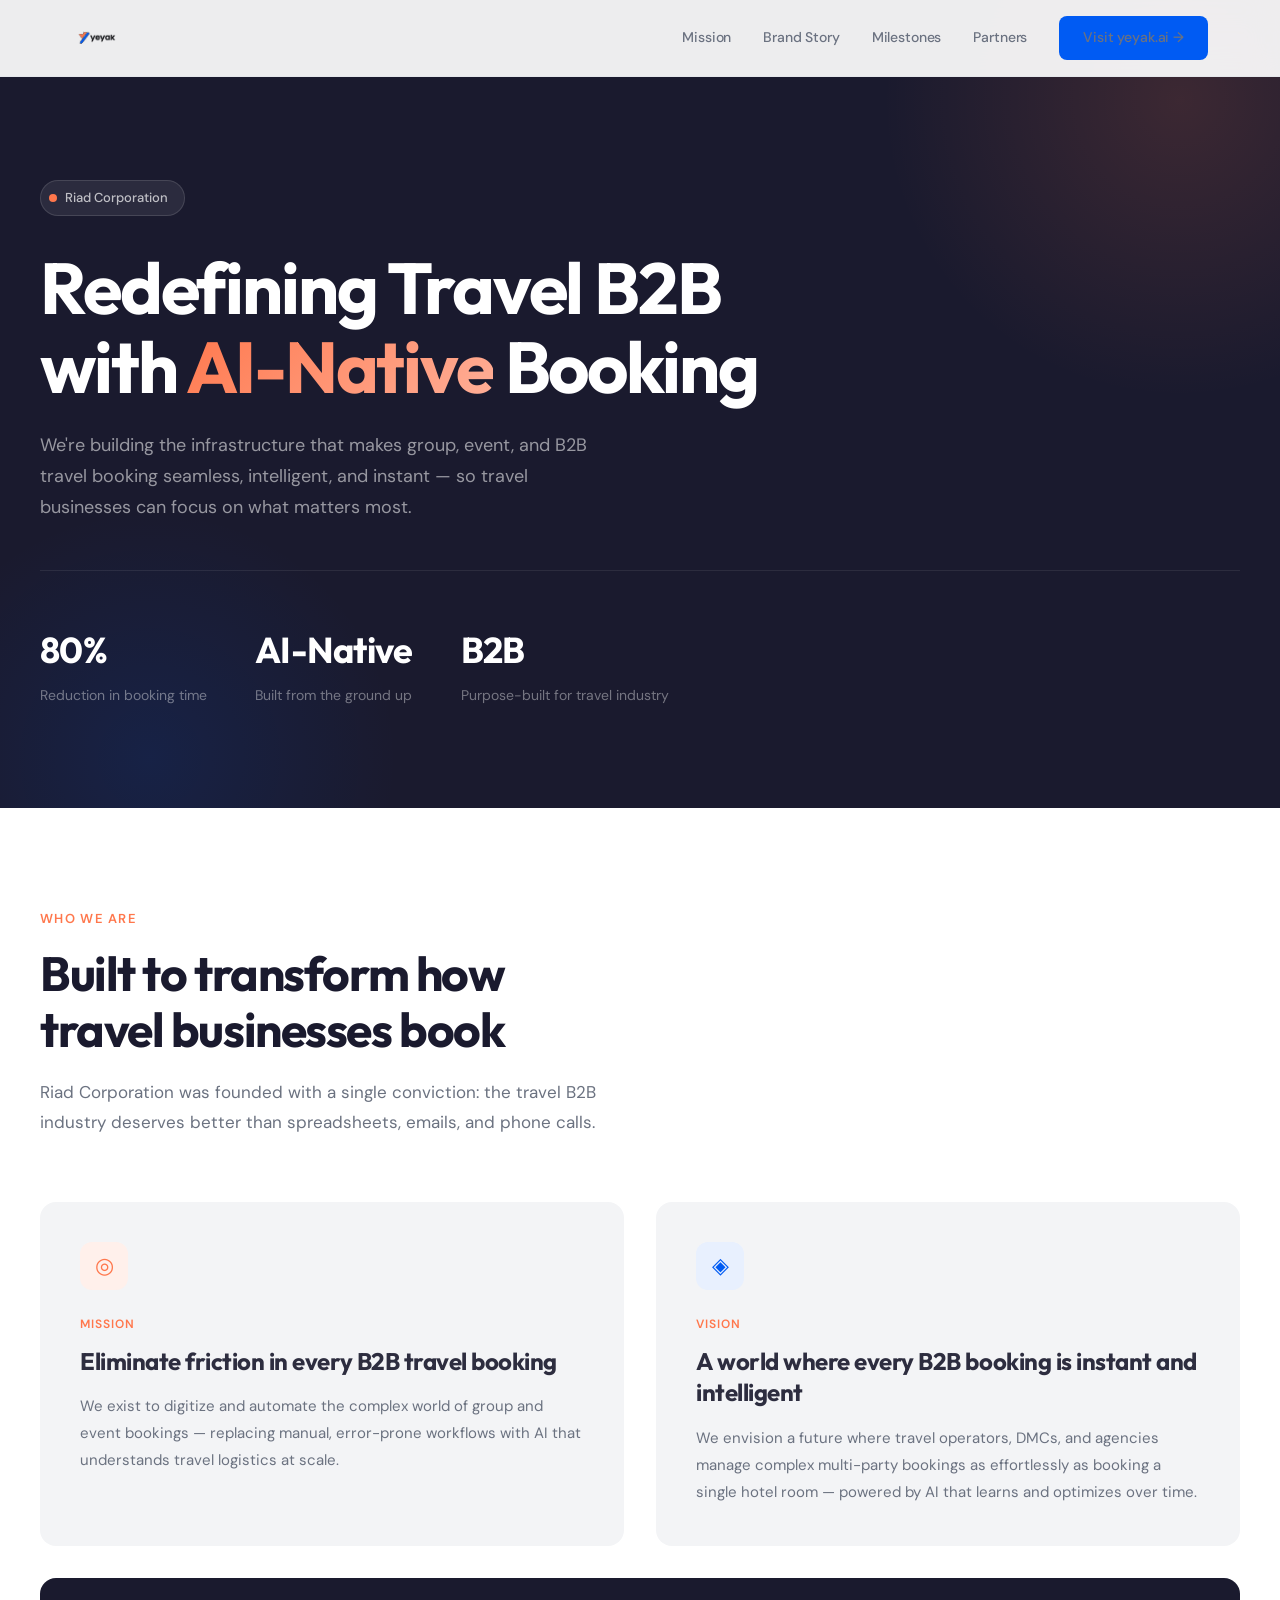
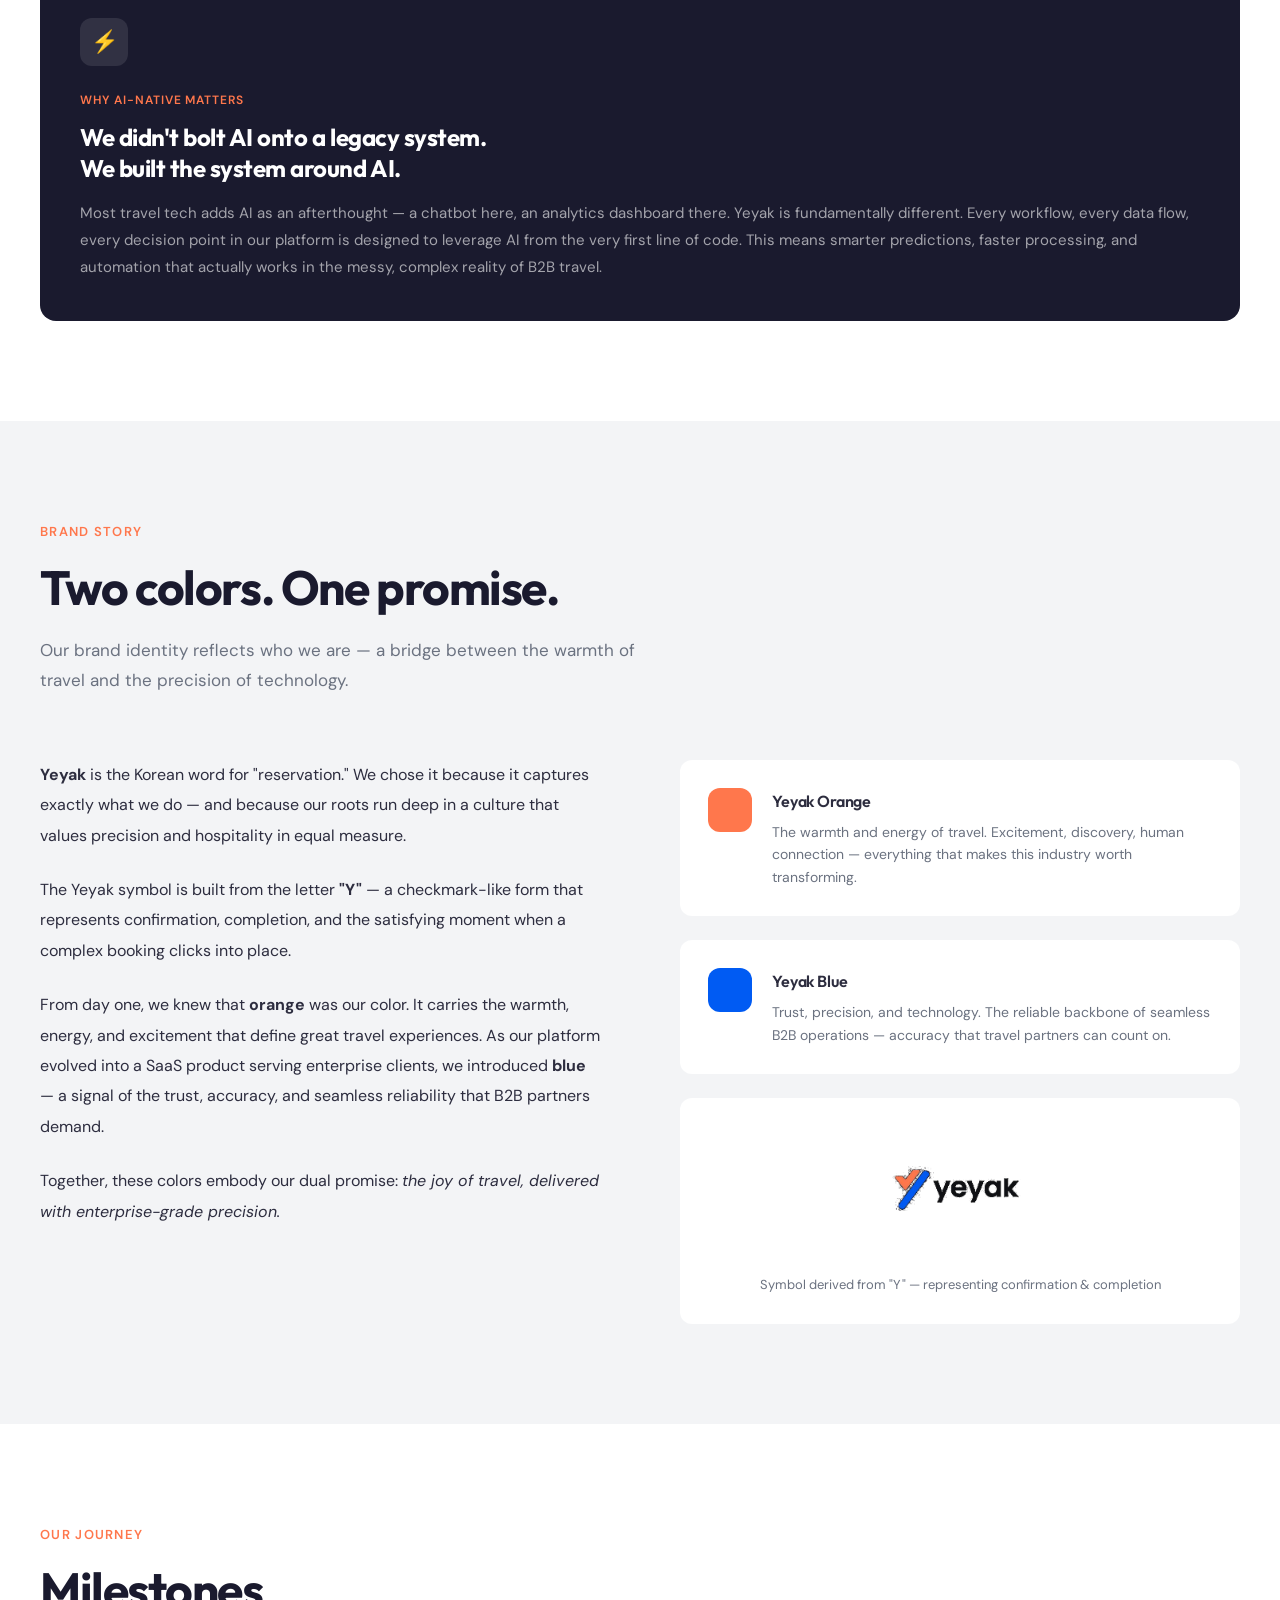
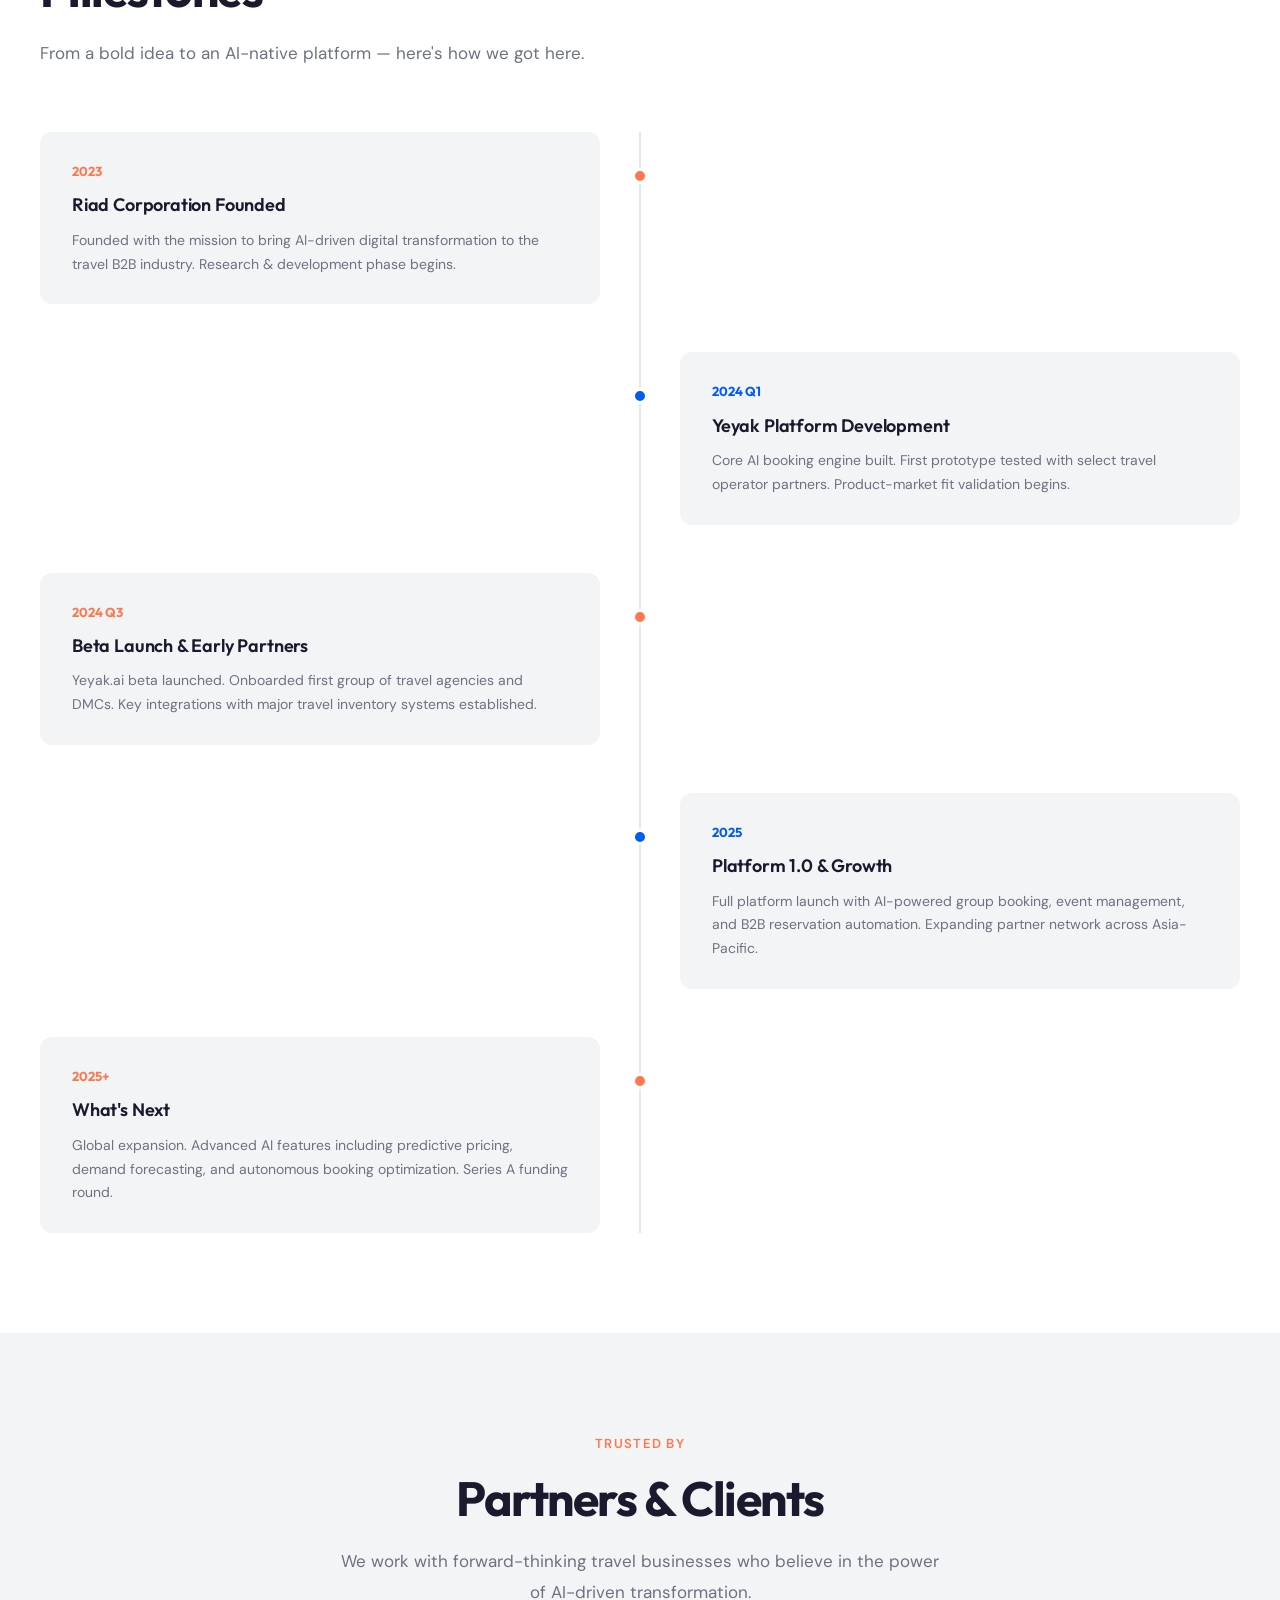
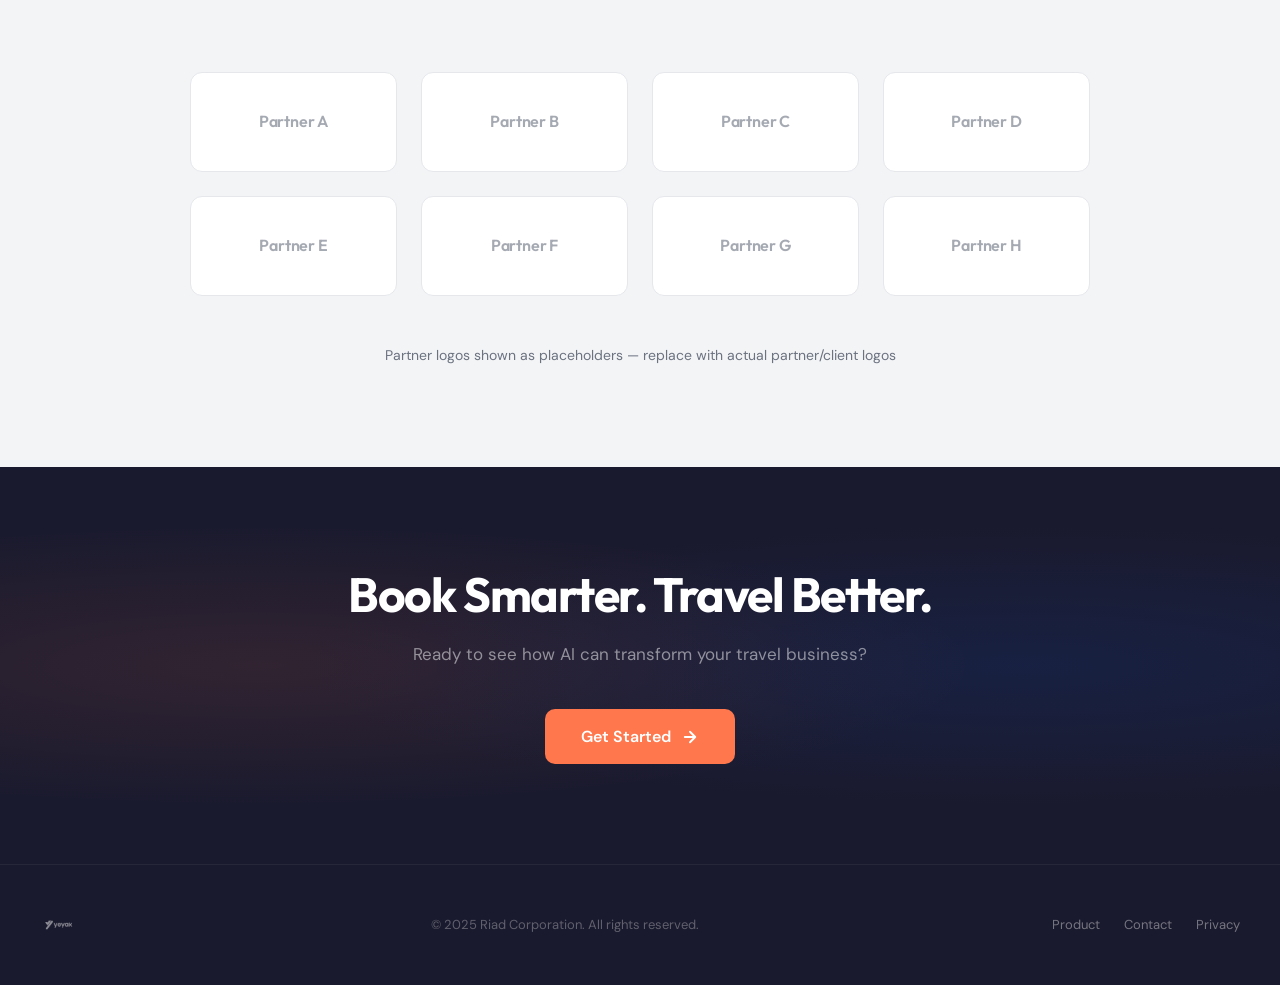
<file: src/imports/yeyak_brand_page_(1).html>
<!DOCTYPE html>
<html lang="en">
<head>
<meta charset="UTF-8">
<meta name="viewport" content="width=device-width, initial-scale=1.0">
<title>Yeyak — About</title>
<link rel="preconnect" href="https://fonts.googleapis.com">
<link href="https://fonts.googleapis.com/css2?family=DM+Sans:ital,opsz,wght@0,9..40,300;0,9..40,400;0,9..40,500;0,9..40,600;0,9..40,700;1,9..40,400&family=Outfit:wght@300;400;500;600;700;800&display=swap" rel="stylesheet">
<style>
  :root {
    --orange: #FF774C;
    --orange-light: #FFF0EB;
    --orange-dark: #CC5F3D;
    --blue: #005BF3;
    --blue-light: #E8F0FE;
    --blue-dark: #004AC2;
    --midnight: #1A1A2E;
    --dark-text: #2D2D3F;
    --mid-gray: #6B7280;
    --light-gray: #F3F4F6;
    --border: #E5E7EB;
    --white: #FFFFFF;
    --font-display: 'Outfit', sans-serif;
    --font-body: 'DM Sans', sans-serif;
  }

  * { margin: 0; padding: 0; box-sizing: border-box; }
  html { scroll-behavior: smooth; }
  body {
    font-family: var(--font-body);
    color: var(--dark-text);
    line-height: 1.7;
    background: var(--white);
    -webkit-font-smoothing: antialiased;
  }

  /* ═══ NAV ═══ */
  nav {
    position: fixed; top: 0; left: 0; right: 0; z-index: 100;
    background: rgba(255,255,255,0.92);
    backdrop-filter: blur(16px);
    -webkit-backdrop-filter: blur(16px);
    border-bottom: 1px solid var(--border);
    transition: box-shadow 0.3s;
  }
  nav.scrolled { box-shadow: 0 2px 24px rgba(0,0,0,0.06); }
  .nav-inner {
    max-width: 1200px; margin: 0 auto;
    display: flex; align-items: center; justify-content: space-between;
    padding: 16px 32px;
  }
  .nav-logo { height: 32px; }
  .nav-links { display: flex; gap: 32px; align-items: center; }
  .nav-links a {
    font-size: 14px; font-weight: 500; color: var(--mid-gray);
    text-decoration: none; transition: color 0.2s;
    letter-spacing: -0.01em;
  }
  .nav-links a:hover { color: var(--midnight); }
  .nav-links a.active { color: var(--blue); font-weight: 600; }
  .btn-primary {
    background: var(--blue); color: var(--white);
    padding: 10px 24px; border-radius: 8px;
    font-size: 14px; font-weight: 600;
    text-decoration: none; transition: all 0.2s;
    border: none; cursor: pointer;
    display: inline-flex; align-items: center; gap: 8px;
  }
  .btn-primary:hover { background: var(--blue-dark); transform: translateY(-1px); box-shadow: 0 4px 16px rgba(0,91,243,0.3); }

  /* ═══ HERO ═══ */
  .hero {
    padding: 180px 32px 100px;
    background: var(--midnight);
    position: relative; overflow: hidden;
  }
  .hero::before {
    content: '';
    position: absolute; top: -200px; right: -200px;
    width: 600px; height: 600px;
    background: radial-gradient(circle, rgba(255,119,76,0.15) 0%, transparent 70%);
    pointer-events: none;
  }
  .hero::after {
    content: '';
    position: absolute; bottom: -200px; left: -100px;
    width: 500px; height: 500px;
    background: radial-gradient(circle, rgba(0,91,243,0.12) 0%, transparent 70%);
    pointer-events: none;
  }
  .hero-inner {
    max-width: 1200px; margin: 0 auto; position: relative; z-index: 2;
  }
  .hero-badge {
    display: inline-flex; align-items: center; gap: 8px;
    background: rgba(255,255,255,0.08);
    border: 1px solid rgba(255,255,255,0.12);
    border-radius: 100px; padding: 6px 16px 6px 8px;
    margin-bottom: 32px;
  }
  .hero-badge-dot {
    width: 8px; height: 8px; border-radius: 50%;
    background: var(--orange);
    animation: pulse 2s infinite;
  }
  @keyframes pulse { 0%, 100% { opacity: 1; } 50% { opacity: 0.4; } }
  .hero-badge span { font-size: 13px; color: rgba(255,255,255,0.7); font-weight: 500; }
  .hero h1 {
    font-family: var(--font-display);
    font-size: clamp(42px, 6vw, 72px);
    font-weight: 700;
    color: var(--white);
    line-height: 1.1;
    max-width: 800px;
    letter-spacing: -0.03em;
    margin-bottom: 24px;
  }
  .hero h1 .text-gradient {
    background: linear-gradient(135deg, var(--orange), #FFB099);
    -webkit-background-clip: text;
    -webkit-text-fill-color: transparent;
    background-clip: text;
  }
  .hero-sub {
    font-size: 18px; color: rgba(255,255,255,0.55);
    max-width: 560px; line-height: 1.7;
    margin-bottom: 48px;
  }
  .hero-stats {
    display: flex; gap: 48px; flex-wrap: wrap;
    padding-top: 48px;
    border-top: 1px solid rgba(255,255,255,0.08);
  }
  .hero-stat .number {
    font-family: var(--font-display);
    font-size: 36px; font-weight: 700; color: var(--white);
    letter-spacing: -0.02em;
  }
  .hero-stat .label {
    font-size: 14px; color: rgba(255,255,255,0.4);
    margin-top: 4px;
  }

  /* ═══ SECTIONS ═══ */
  section { padding: 100px 32px; }
  .section-inner { max-width: 1200px; margin: 0 auto; }
  .section-label {
    font-size: 13px; font-weight: 600;
    color: var(--orange);
    text-transform: uppercase;
    letter-spacing: 0.1em;
    margin-bottom: 16px;
  }
  .section-title {
    font-family: var(--font-display);
    font-size: clamp(32px, 4vw, 48px);
    font-weight: 700;
    color: var(--midnight);
    letter-spacing: -0.03em;
    line-height: 1.15;
    margin-bottom: 20px;
  }
  .section-desc {
    font-size: 17px; color: var(--mid-gray);
    max-width: 600px; line-height: 1.8;
  }

  /* ═══ MISSION / VISION / BRAND STORY ═══ */
  .mission-section { background: var(--white); }
  .mission-grid {
    display: grid;
    grid-template-columns: 1fr 1fr;
    gap: 32px;
    margin-top: 64px;
  }
  .mission-card {
    background: var(--light-gray);
    border-radius: 16px;
    padding: 40px;
    position: relative;
    overflow: hidden;
    transition: transform 0.3s, box-shadow 0.3s;
  }
  .mission-card:hover {
    transform: translateY(-4px);
    box-shadow: 0 12px 40px rgba(0,0,0,0.06);
  }
  .mission-card.dark {
    background: var(--midnight);
    color: var(--white);
  }
  .mission-card.dark .card-desc { color: rgba(255,255,255,0.6); }
  .mission-card.full-width { grid-column: 1 / -1; }
  .card-icon {
    width: 48px; height: 48px; border-radius: 12px;
    display: flex; align-items: center; justify-content: center;
    margin-bottom: 24px; font-size: 22px;
  }
  .card-icon.orange { background: var(--orange-light); color: var(--orange); }
  .card-icon.blue { background: var(--blue-light); color: var(--blue); }
  .card-icon.white { background: rgba(255,255,255,0.1); }
  .card-label {
    font-size: 12px; font-weight: 600;
    text-transform: uppercase;
    letter-spacing: 0.08em;
    color: var(--orange);
    margin-bottom: 12px;
  }
  .mission-card.dark .card-label { color: var(--orange); }
  .card-title {
    font-family: var(--font-display);
    font-size: 24px; font-weight: 700;
    letter-spacing: -0.02em;
    margin-bottom: 16px;
    line-height: 1.3;
  }
  .card-desc {
    font-size: 15px; color: var(--mid-gray);
    line-height: 1.8;
  }

  /* ═══ BRAND STORY ═══ */
  .story-section { background: var(--light-gray); }
  .story-content {
    display: grid;
    grid-template-columns: 1fr 1fr;
    gap: 80px;
    margin-top: 64px;
    align-items: start;
  }
  .story-text p {
    font-size: 16px; line-height: 1.9;
    color: var(--dark-text);
    margin-bottom: 24px;
  }
  .story-text p:last-child { margin-bottom: 0; }
  .story-visual {
    display: flex; flex-direction: column; gap: 24px;
  }
  .color-meaning {
    display: flex; gap: 20px; align-items: flex-start;
    padding: 28px;
    background: var(--white);
    border-radius: 12px;
    transition: transform 0.2s;
  }
  .color-meaning:hover { transform: translateX(4px); }
  .color-dot {
    width: 44px; height: 44px; border-radius: 12px;
    flex-shrink: 0;
  }
  .color-dot.orange { background: var(--orange); }
  .color-dot.blue { background: var(--blue); }
  .color-meaning h4 {
    font-family: var(--font-display);
    font-size: 16px; font-weight: 600;
    margin-bottom: 6px;
    letter-spacing: -0.01em;
  }
  .color-meaning p { font-size: 14px; color: var(--mid-gray); line-height: 1.6; }

  /* ═══ TIMELINE ═══ */
  .timeline-section { background: var(--white); }
  .timeline {
    margin-top: 64px;
    position: relative;
  }
  .timeline::before {
    content: '';
    position: absolute;
    left: 50%;
    top: 0; bottom: 0;
    width: 2px;
    background: var(--border);
    transform: translateX(-50%);
  }
  .timeline-item {
    display: flex;
    align-items: flex-start;
    margin-bottom: 48px;
    position: relative;
  }
  .timeline-item:last-child { margin-bottom: 0; }
  .timeline-item:nth-child(odd) { flex-direction: row; }
  .timeline-item:nth-child(even) { flex-direction: row-reverse; }
  .timeline-content {
    width: calc(50% - 40px);
    padding: 28px 32px;
    background: var(--light-gray);
    border-radius: 12px;
    position: relative;
    transition: transform 0.3s, box-shadow 0.3s;
  }
  .timeline-content:hover {
    transform: translateY(-2px);
    box-shadow: 0 8px 32px rgba(0,0,0,0.06);
  }
  .timeline-dot {
    position: absolute;
    left: 50%;
    top: 36px;
    width: 16px; height: 16px;
    background: var(--blue);
    border-radius: 50%;
    border: 3px solid var(--white);
    transform: translateX(-50%);
    z-index: 2;
  }
  .timeline-item:nth-child(odd) .timeline-dot { background: var(--orange); }
  .timeline-year {
    font-family: var(--font-display);
    font-size: 13px; font-weight: 700;
    color: var(--blue);
    margin-bottom: 8px;
  }
  .timeline-item:nth-child(odd) .timeline-year { color: var(--orange); }
  .timeline-title {
    font-family: var(--font-display);
    font-size: 18px; font-weight: 600;
    letter-spacing: -0.01em;
    margin-bottom: 8px;
    color: var(--midnight);
  }
  .timeline-desc {
    font-size: 14px; color: var(--mid-gray);
    line-height: 1.7;
  }

  /* ═══ PARTNERS ═══ */
  .partners-section {
    background: var(--light-gray);
    text-align: center;
  }
  .partners-section .section-desc { margin: 0 auto 64px; }
  .partner-grid {
    display: grid;
    grid-template-columns: repeat(4, 1fr);
    gap: 24px;
    max-width: 900px;
    margin: 0 auto;
  }
  .partner-logo-box {
    background: var(--white);
    border-radius: 12px;
    padding: 32px 24px;
    display: flex;
    align-items: center;
    justify-content: center;
    border: 1px solid var(--border);
    transition: all 0.3s;
    min-height: 100px;
  }
  .partner-logo-box:hover {
    border-color: var(--blue);
    box-shadow: 0 4px 20px rgba(0,91,243,0.08);
    transform: translateY(-2px);
  }
  .partner-placeholder {
    font-family: var(--font-display);
    font-weight: 600;
    font-size: 16px;
    color: var(--mid-gray);
    letter-spacing: -0.01em;
    opacity: 0.6;
  }
  .partners-note {
    margin-top: 48px;
    font-size: 14px;
    color: var(--mid-gray);
  }

  /* ═══ CTA ═══ */
  .cta-section {
    background: var(--midnight);
    text-align: center;
    padding: 100px 32px;
    position: relative;
    overflow: hidden;
  }
  .cta-section::before {
    content: '';
    position: absolute;
    top: 0; left: 0; right: 0; bottom: 0;
    background:
      radial-gradient(ellipse at 20% 50%, rgba(255,119,76,0.1) 0%, transparent 50%),
      radial-gradient(ellipse at 80% 50%, rgba(0,91,243,0.1) 0%, transparent 50%);
    pointer-events: none;
  }
  .cta-section .section-inner { position: relative; z-index: 2; }
  .cta-section .section-title { color: var(--white); margin-bottom: 16px; }
  .cta-section .section-desc {
    color: rgba(255,255,255,0.5);
    margin: 0 auto 40px;
    max-width: 500px;
  }
  .btn-cta {
    background: var(--orange); color: var(--white);
    padding: 14px 36px; border-radius: 10px;
    font-size: 16px; font-weight: 600;
    text-decoration: none;
    display: inline-flex; align-items: center; gap: 10px;
    transition: all 0.3s;
    border: none; cursor: pointer;
  }
  .btn-cta:hover {
    background: var(--orange-dark);
    transform: translateY(-2px);
    box-shadow: 0 8px 32px rgba(255,119,76,0.3);
  }
  .btn-cta svg { width: 18px; height: 18px; }

  /* ═══ FOOTER ═══ */
  footer {
    background: var(--midnight);
    border-top: 1px solid rgba(255,255,255,0.06);
    padding: 48px 32px;
  }
  .footer-inner {
    max-width: 1200px; margin: 0 auto;
    display: flex; justify-content: space-between; align-items: center;
  }
  .footer-logo { height: 24px; opacity: 0.5; }
  .footer-text { font-size: 13px; color: rgba(255,255,255,0.3); }
  .footer-links { display: flex; gap: 24px; }
  .footer-links a { font-size: 13px; color: rgba(255,255,255,0.4); text-decoration: none; transition: color 0.2s; }
  .footer-links a:hover { color: rgba(255,255,255,0.7); }

  /* ═══ ANIMATIONS ═══ */
  .fade-up {
    opacity: 0; transform: translateY(30px);
    transition: opacity 0.7s ease, transform 0.7s ease;
  }
  .fade-up.visible { opacity: 1; transform: translateY(0); }
  .delay-1 { transition-delay: 0.1s; }
  .delay-2 { transition-delay: 0.2s; }
  .delay-3 { transition-delay: 0.3s; }
  .delay-4 { transition-delay: 0.4s; }

  /* ═══ RESPONSIVE ═══ */
  @media (max-width: 900px) {
    .mission-grid { grid-template-columns: 1fr; }
    .story-content { grid-template-columns: 1fr; gap: 40px; }
    .partner-grid { grid-template-columns: repeat(2, 1fr); }
    .hero-stats { gap: 32px; }
    .timeline::before { left: 20px; }
    .timeline-item,
    .timeline-item:nth-child(even) { flex-direction: column; padding-left: 48px; }
    .timeline-content { width: 100%; }
    .timeline-dot { left: 20px; top: 0; }
    .nav-links { gap: 16px; }
    .nav-links a.hide-mobile { display: none; }
  }
  @media (max-width: 600px) {
    .nav-inner { padding: 12px 20px; }
    section { padding: 64px 20px; }
    .hero { padding: 140px 20px 64px; }
    .partner-grid { grid-template-columns: 1fr 1fr; gap: 12px; }
    .footer-inner { flex-direction: column; gap: 20px; text-align: center; }
  }
</style>
</head>
<body>

<!-- ═══ NAVIGATION ═══ -->
<nav id="navbar">
  <div class="nav-inner">
    <img src="[data-uri]" alt="Yeyak" class="nav-logo">
    <div class="nav-links">
      <a href="#mission">Mission</a>
      <a href="#story">Brand Story</a>
      <a href="#timeline">Milestones</a>
      <a href="#partners" class="hide-mobile">Partners</a>
      <a href="https://yeyak.ai" class="btn-primary">Visit yeyak.ai →</a>
    </div>
  </div>
</nav>

<!-- ═══ HERO ═══ -->
<section class="hero">
  <div class="hero-inner">
    <div class="hero-badge">
      <div class="hero-badge-dot"></div>
      <span>Riad Corporation</span>
    </div>
    <h1>
      Redefining Travel B2B<br>
      with <span class="text-gradient">AI-Native</span> Booking
    </h1>
    <p class="hero-sub">
      We're building the infrastructure that makes group, event, and B2B travel booking seamless, intelligent, and instant — so travel businesses can focus on what matters most.
    </p>
    <div class="hero-stats">
      <div class="hero-stat">
        <div class="number">80%</div>
        <div class="label">Reduction in booking time</div>
      </div>
      <div class="hero-stat">
        <div class="number">AI-Native</div>
        <div class="label">Built from the ground up</div>
      </div>
      <div class="hero-stat">
        <div class="number">B2B</div>
        <div class="label">Purpose-built for travel industry</div>
      </div>
    </div>
  </div>
</section>

<!-- ═══ MISSION & VISION ═══ -->
<section class="mission-section" id="mission">
  <div class="section-inner">
    <div class="section-label fade-up">Who We Are</div>
    <h2 class="section-title fade-up delay-1">Built to transform how<br>travel businesses book</h2>
    <p class="section-desc fade-up delay-2">
      Riad Corporation was founded with a single conviction: the travel B2B industry deserves better than spreadsheets, emails, and phone calls.
    </p>

    <div class="mission-grid">
      <div class="mission-card fade-up delay-1">
        <div class="card-icon orange">◎</div>
        <div class="card-label">Mission</div>
        <h3 class="card-title">Eliminate friction in every B2B travel booking</h3>
        <p class="card-desc">
          We exist to digitize and automate the complex world of group and event bookings — replacing manual, error-prone workflows with AI that understands travel logistics at scale.
        </p>
      </div>

      <div class="mission-card fade-up delay-2">
        <div class="card-icon blue">◈</div>
        <div class="card-label">Vision</div>
        <h3 class="card-title">A world where every B2B booking is instant and intelligent</h3>
        <p class="card-desc">
          We envision a future where travel operators, DMCs, and agencies manage complex multi-party bookings as effortlessly as booking a single hotel room — powered by AI that learns and optimizes over time.
        </p>
      </div>

      <div class="mission-card dark full-width fade-up delay-3">
        <div class="card-icon white">⚡</div>
        <div class="card-label">Why AI-Native Matters</div>
        <h3 class="card-title">We didn't bolt AI onto a legacy system.<br>We built the system around AI.</h3>
        <p class="card-desc">
          Most travel tech adds AI as an afterthought — a chatbot here, an analytics dashboard there. Yeyak is fundamentally different. Every workflow, every data flow, every decision point in our platform is designed to leverage AI from the very first line of code. This means smarter predictions, faster processing, and automation that actually works in the messy, complex reality of B2B travel.
        </p>
      </div>
    </div>
  </div>
</section>

<!-- ═══ BRAND STORY ═══ -->
<section class="story-section" id="story">
  <div class="section-inner">
    <div class="section-label fade-up">Brand Story</div>
    <h2 class="section-title fade-up delay-1">Two colors. One promise.</h2>
    <p class="section-desc fade-up delay-2">
      Our brand identity reflects who we are — a bridge between the warmth of travel and the precision of technology.
    </p>

    <div class="story-content">
      <div class="story-text fade-up delay-2">
        <p>
          <strong>Yeyak</strong> is the Korean word for "reservation." We chose it because it captures exactly what we do — and because our roots run deep in a culture that values precision and hospitality in equal measure.
        </p>
        <p>
          The Yeyak symbol is built from the letter <strong>"Y"</strong> — a checkmark-like form that represents confirmation, completion, and the satisfying moment when a complex booking clicks into place.
        </p>
        <p>
          From day one, we knew that <strong>orange</strong> was our color. It carries the warmth, energy, and excitement that define great travel experiences. As our platform evolved into a SaaS product serving enterprise clients, we introduced <strong>blue</strong> — a signal of the trust, accuracy, and seamless reliability that B2B partners demand.
        </p>
        <p>
          Together, these colors embody our dual promise: <em>the joy of travel, delivered with enterprise-grade precision.</em>
        </p>
      </div>

      <div class="story-visual fade-up delay-3">
        <div class="color-meaning">
          <div class="color-dot orange"></div>
          <div>
            <h4>Yeyak Orange</h4>
            <p>The warmth and energy of travel. Excitement, discovery, human connection — everything that makes this industry worth transforming.</p>
          </div>
        </div>
        <div class="color-meaning">
          <div class="color-dot blue"></div>
          <div>
            <h4>Yeyak Blue</h4>
            <p>Trust, precision, and technology. The reliable backbone of seamless B2B operations — accuracy that travel partners can count on.</p>
          </div>
        </div>
        <div style="padding: 28px; background: var(--white); border-radius: 12px; text-align: center;">
          <img src="[data-uri]" alt="Yeyak Logo" style="max-width: 180px; margin: 8px auto;">
          <p style="font-size: 13px; color: var(--mid-gray); margin-top: 12px;">Symbol derived from "Y" — representing confirmation & completion</p>
        </div>
      </div>
    </div>
  </div>
</section>

<!-- ═══ TIMELINE ═══ -->
<section class="timeline-section" id="timeline">
  <div class="section-inner">
    <div class="section-label fade-up">Our Journey</div>
    <h2 class="section-title fade-up delay-1">Milestones</h2>
    <p class="section-desc fade-up delay-2">
      From a bold idea to an AI-native platform — here's how we got here.
    </p>

    <div class="timeline">
      <div class="timeline-item fade-up">
        <div class="timeline-content">
          <div class="timeline-year">2023</div>
          <div class="timeline-title">Riad Corporation Founded</div>
          <div class="timeline-desc">Founded with the mission to bring AI-driven digital transformation to the travel B2B industry. Research & development phase begins.</div>
        </div>
        <div class="timeline-dot"></div>
      </div>

      <div class="timeline-item fade-up delay-1">
        <div class="timeline-content">
          <div class="timeline-year">2024 Q1</div>
          <div class="timeline-title">Yeyak Platform Development</div>
          <div class="timeline-desc">Core AI booking engine built. First prototype tested with select travel operator partners. Product-market fit validation begins.</div>
        </div>
        <div class="timeline-dot"></div>
      </div>

      <div class="timeline-item fade-up delay-2">
        <div class="timeline-content">
          <div class="timeline-year">2024 Q3</div>
          <div class="timeline-title">Beta Launch & Early Partners</div>
          <div class="timeline-desc">Yeyak.ai beta launched. Onboarded first group of travel agencies and DMCs. Key integrations with major travel inventory systems established.</div>
        </div>
        <div class="timeline-dot"></div>
      </div>

      <div class="timeline-item fade-up delay-3">
        <div class="timeline-content">
          <div class="timeline-year">2025</div>
          <div class="timeline-title">Platform 1.0 & Growth</div>
          <div class="timeline-desc">Full platform launch with AI-powered group booking, event management, and B2B reservation automation. Expanding partner network across Asia-Pacific.</div>
        </div>
        <div class="timeline-dot"></div>
      </div>

      <div class="timeline-item fade-up delay-4">
        <div class="timeline-content">
          <div class="timeline-year">2025+</div>
          <div class="timeline-title">What's Next</div>
          <div class="timeline-desc">Global expansion. Advanced AI features including predictive pricing, demand forecasting, and autonomous booking optimization. Series A funding round.</div>
        </div>
        <div class="timeline-dot"></div>
      </div>
    </div>
  </div>
</section>

<!-- ═══ PARTNERS ═══ -->
<section class="partners-section" id="partners">
  <div class="section-inner">
    <div class="section-label fade-up">Trusted By</div>
    <h2 class="section-title fade-up delay-1">Partners & Clients</h2>
    <p class="section-desc fade-up delay-2">
      We work with forward-thinking travel businesses who believe in the power of AI-driven transformation.
    </p>

    <div class="partner-grid">
      <div class="partner-logo-box fade-up delay-1">
        <span class="partner-placeholder">Partner A</span>
      </div>
      <div class="partner-logo-box fade-up delay-2">
        <span class="partner-placeholder">Partner B</span>
      </div>
      <div class="partner-logo-box fade-up delay-3">
        <span class="partner-placeholder">Partner C</span>
      </div>
      <div class="partner-logo-box fade-up delay-4">
        <span class="partner-placeholder">Partner D</span>
      </div>
      <div class="partner-logo-box fade-up delay-1">
        <span class="partner-placeholder">Partner E</span>
      </div>
      <div class="partner-logo-box fade-up delay-2">
        <span class="partner-placeholder">Partner F</span>
      </div>
      <div class="partner-logo-box fade-up delay-3">
        <span class="partner-placeholder">Partner G</span>
      </div>
      <div class="partner-logo-box fade-up delay-4">
        <span class="partner-placeholder">Partner H</span>
      </div>
    </div>

    <p class="partners-note fade-up">
      Partner logos shown as placeholders — replace with actual partner/client logos
    </p>
  </div>
</section>

<!-- ═══ CTA ═══ -->
<section class="cta-section">
  <div class="section-inner">
    <h2 class="section-title fade-up">Book Smarter. Travel Better.</h2>
    <p class="section-desc fade-up delay-1">
      Ready to see how AI can transform your travel business?
    </p>
    <a href="https://yeyak.ai" class="btn-cta fade-up delay-2">
      Get Started
      <svg viewBox="0 0 24 24" fill="none" stroke="currentColor" stroke-width="2.5" stroke-linecap="round" stroke-linejoin="round"><path d="M5 12h14M12 5l7 7-7 7"/></svg>
    </a>
  </div>
</section>

<!-- ═══ FOOTER ═══ -->
<footer>
  <div class="footer-inner">
    <img src="[data-uri]" alt="Yeyak" class="footer-logo">
    <p class="footer-text">© 2025 Riad Corporation. All rights reserved.</p>
    <div class="footer-links">
      <a href="https://yeyak.ai">Product</a>
      <a href="mailto:hello@yeyak.ai">Contact</a>
      <a href="#">Privacy</a>
    </div>
  </div>
</footer>

<!-- ═══ SCROLL ANIMATION ═══ -->
<script>
  // Navbar shadow on scroll
  window.addEventListener('scroll', () => {
    document.getElementById('navbar').classList.toggle('scrolled', window.scrollY > 10);
  });

  // Fade-up on scroll
  const observer = new IntersectionObserver((entries) => {
    entries.forEach(entry => {
      if (entry.isIntersecting) {
        entry.target.classList.add('visible');
      }
    });
  }, { threshold: 0.1, rootMargin: '0px 0px -40px 0px' });

  document.querySelectorAll('.fade-up').forEach(el => observer.observe(el));
</script>

</body>
</html>
</file>
